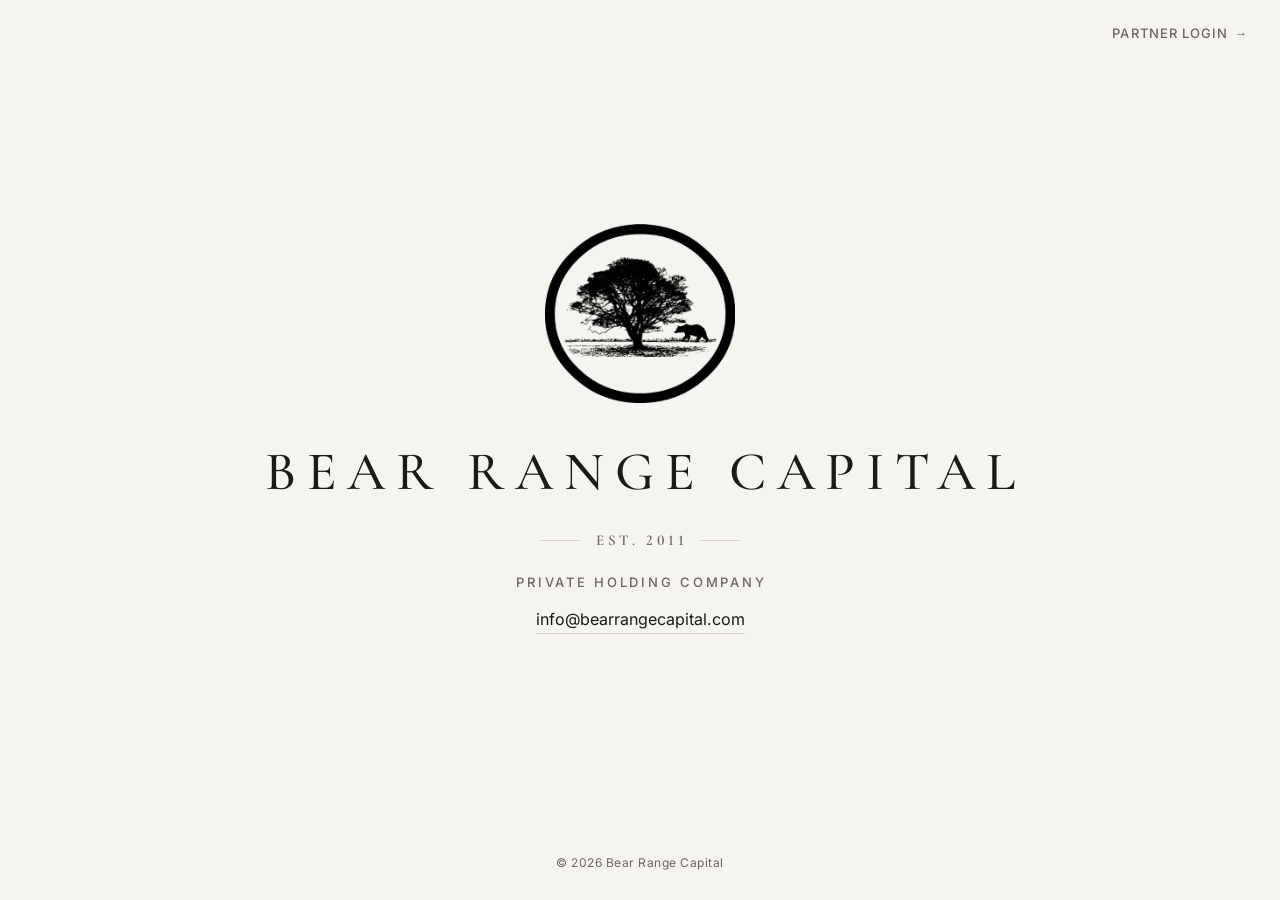
<file: index.html>
<!DOCTYPE html>
<html lang="en">
<head>
  <meta charset="utf-8">
  <meta name="viewport" content="width=device-width, initial-scale=1, viewport-fit=cover">
  <title>Bear Range Capital</title>
  <meta name="description" content="Bear Range Capital is a private holding company.">
  <meta name="theme-color" content="#f6f4ef">
  <link rel="canonical" href="https://bearrangecapital.com/">

  <link rel="icon" href="/images/favicon.ico" sizes="any">
  <link rel="icon" href="/images/favicon-32.png" type="image/png" sizes="32x32">
  <link rel="apple-touch-icon" href="/images/apple-touch-icon.png">

  <meta property="og:type" content="website">
  <meta property="og:site_name" content="Bear Range Capital">
  <meta property="og:title" content="Bear Range Capital">
  <meta property="og:description" content="Private holding company.">
  <meta property="og:url" content="https://bearrangecapital.com/">
  <meta property="og:image" content="https://bearrangecapital.com/images/og.png">
  <meta property="og:image:width" content="1200">
  <meta property="og:image:height" content="630">
  <meta property="og:image:alt" content="Bear Range Capital logo: a tree and a bear inside a circle">
  <meta name="twitter:card" content="summary_large_image">

  <link rel="preload" href="/fonts/cormorant-garamond-latin-500-normal.woff2" as="font" type="font/woff2" crossorigin>
  <link rel="stylesheet" href="/styles.css">
</head>
<body>
  <header class="topbar">
    <a href="/partners">Partner login<span class="arrow" aria-hidden="true">&rarr;</span></a>
  </header>

  <main class="hero">
    <img class="logo" src="/images/logo.png" width="434" height="410" alt="Bear Range Capital logo: a tree and a bear inside a circle">
    <h1 class="wordmark">Bear Range Capital</h1>
    <p class="established"><span>Est. 2011</span></p>
    <p class="tagline">Private holding company</p>
    <a class="email" data-email>info [at] bearrangecapital [dot] com</a>
  </main>

  <footer class="footer">&copy; <span data-year>2026</span> Bear Range Capital</footer>

  <script src="/site.js"></script>
</body>
</html>
</file>
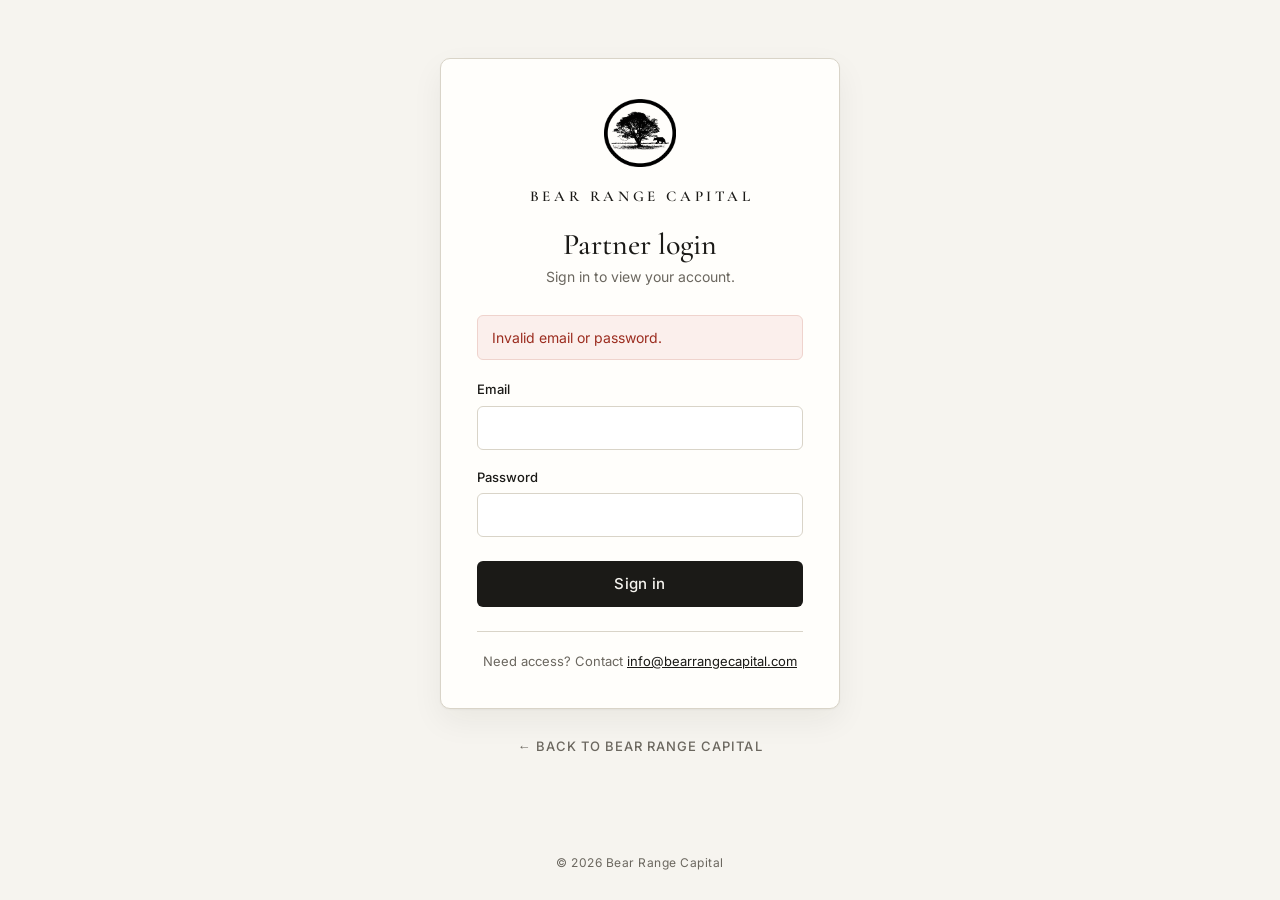
<file: invalid.html>
<!DOCTYPE html>
<html lang="en">
<head>
  <meta charset="utf-8">
  <meta name="viewport" content="width=device-width, initial-scale=1, viewport-fit=cover">
  <title>Partner login · Bear Range Capital</title>
  <meta name="robots" content="noindex">
  <meta name="theme-color" content="#f6f4ef">

  <link rel="icon" href="/images/favicon.ico" sizes="any">
  <link rel="icon" href="/images/favicon-32.png" type="image/png" sizes="32x32">
  <link rel="apple-touch-icon" href="/images/apple-touch-icon.png">

  <meta property="og:title" content="Partner login · Bear Range Capital">
  <meta property="og:image" content="https://bearrangecapital.com/images/og.png">

  <link rel="preload" href="/fonts/cormorant-garamond-latin-500-normal.woff2" as="font" type="font/woff2" crossorigin>
  <link rel="stylesheet" href="/styles.css">
</head>
<body>
  <main class="portal">
    <div class="card">
      <div class="card-head">
        <a href="/" aria-label="Bear Range Capital home">
          <img class="logo" src="/images/logo.png" width="434" height="410" alt="">
          <p class="name">Bear Range Capital</p>
        </a>
        <h1>Partner login</h1>
        <p class="subtitle">Sign in to view your account.</p>
      </div>

      <!--
        This sign-in is a placeholder: nothing is checked or sent anywhere.
        The fields have no "name", so even without JavaScript the browser
        submits nothing and simply opens the "invalid" page.
      -->
      <form id="login" action="/invalid" method="get" novalidate>
        <p class="alert" id="login-error" role="alert">Invalid email or password.</p>

        <div class="field">
          <label for="email">Email</label>
          <input id="email" type="email" inputmode="email" autocomplete="off" autocapitalize="none" spellcheck="false" required>
        </div>

        <div class="field">
          <label for="password">Password</label>
          <input id="password" type="password" autocomplete="off" required>
        </div>

        <button class="button" type="submit">Sign in</button>
      </form>

      <p class="help">Need access? Contact <a data-email>info [at] bearrangecapital [dot] com</a></p>
    </div>

    <a class="back-link" href="/">&larr; Back to Bear Range Capital</a>
  </main>

  <footer class="footer">&copy; <span data-year>2026</span> Bear Range Capital</footer>

  <script src="/site.js"></script>
  <script>
    (function () {
      var form = document.getElementById('login');
      var email = document.getElementById('email');
      var password = document.getElementById('password');
      var error = document.getElementById('login-error');
      var button = form.querySelector('button');

      form.addEventListener('submit', function (event) {
        event.preventDefault();
        error.hidden = true;

        if (!email.value.trim() || !password.value) {
          error.textContent = 'Enter your email and password.';
          error.hidden = false;
          (email.value.trim() ? password : email).focus();
          return;
        }

        button.disabled = true;
        button.textContent = 'Signing in…';

        setTimeout(function () {
          button.disabled = false;
          button.textContent = 'Sign in';
          error.textContent = 'Invalid email or password.';
          error.hidden = false;
          password.value = '';
          password.focus();
        }, 900);
      });
    })();
  </script>
</body>
</html>
</file>
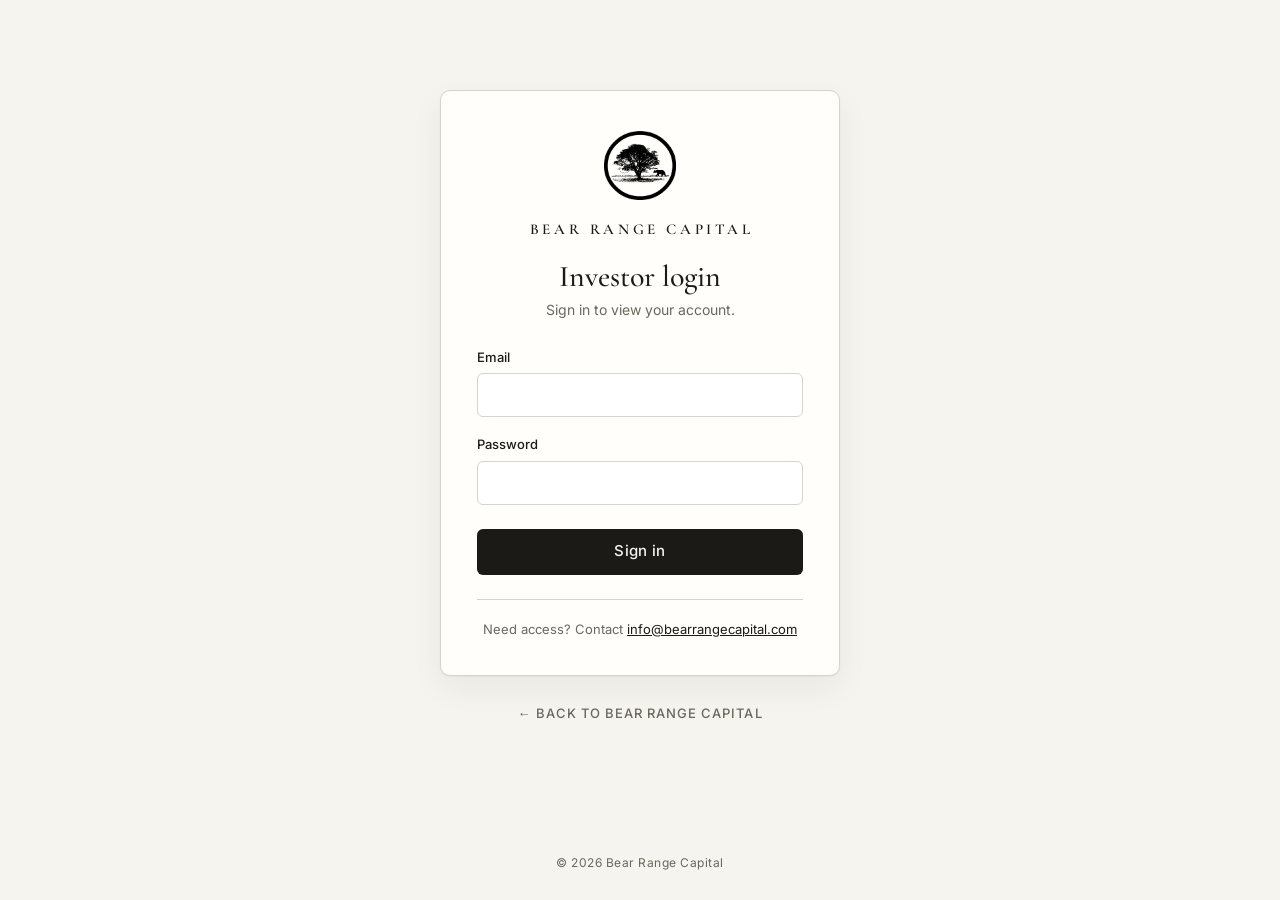
<file: investors.html>
<!DOCTYPE html>
<html lang="en">
<head>
  <meta charset="utf-8">
  <meta name="viewport" content="width=device-width, initial-scale=1, viewport-fit=cover">
  <title>Investor login · Bear Range Capital</title>
  <meta name="robots" content="noindex">
  <meta name="theme-color" content="#f6f4ef">

  <link rel="icon" href="/images/favicon.ico" sizes="any">
  <link rel="icon" href="/images/favicon-32.png" type="image/png" sizes="32x32">
  <link rel="apple-touch-icon" href="/images/apple-touch-icon.png">

  <meta property="og:title" content="Investor login · Bear Range Capital">
  <meta property="og:image" content="https://bearrangecapital.com/images/og.png">

  <link rel="preload" href="/fonts/cormorant-garamond-latin-500-normal.woff2" as="font" type="font/woff2" crossorigin>
  <link rel="stylesheet" href="/styles.css">
</head>
<body>
  <main class="portal">
    <div class="card">
      <div class="card-head">
        <a href="/" aria-label="Bear Range Capital home">
          <img class="logo" src="/images/logo.png" width="434" height="410" alt="">
          <p class="name">Bear Range Capital</p>
        </a>
        <h1>Investor login</h1>
        <p class="subtitle">Sign in to view your account.</p>
      </div>

      <!--
        This sign-in is a placeholder: nothing is checked or sent anywhere.
        The fields have no "name", so even without JavaScript the browser
        submits nothing and simply opens the "invalid" page.
      -->
      <form id="login" action="/invalid" method="get" novalidate>
        <p class="alert" id="login-error" role="alert" hidden>Invalid email or password.</p>

        <div class="field">
          <label for="email">Email</label>
          <input id="email" type="email" inputmode="email" autocomplete="off" autocapitalize="none" spellcheck="false" required>
        </div>

        <div class="field">
          <label for="password">Password</label>
          <input id="password" type="password" autocomplete="off" required>
        </div>

        <button class="button" type="submit">Sign in</button>
      </form>

      <p class="help">Need access? Contact <a href="mailto:info@bearrangecapital.com">info@bearrangecapital.com</a></p>
    </div>

    <a class="back-link" href="/">&larr; Back to Bear Range Capital</a>
  </main>

  <footer class="footer">&copy; <span data-year>2026</span> Bear Range Capital</footer>

  <script>
    document.querySelectorAll('[data-year]').forEach(function (el) { el.textContent = new Date().getFullYear(); });

    (function () {
      var form = document.getElementById('login');
      var email = document.getElementById('email');
      var password = document.getElementById('password');
      var error = document.getElementById('login-error');
      var button = form.querySelector('button');

      form.addEventListener('submit', function (event) {
        event.preventDefault();
        error.hidden = true;

        if (!email.value.trim() || !password.value) {
          error.textContent = 'Enter your email and password.';
          error.hidden = false;
          (email.value.trim() ? password : email).focus();
          return;
        }

        button.disabled = true;
        button.textContent = 'Signing in…';

        setTimeout(function () {
          button.disabled = false;
          button.textContent = 'Sign in';
          error.textContent = 'Invalid email or password.';
          error.hidden = false;
          password.value = '';
          password.focus();
        }, 900);
      });
    })();
  </script>
</body>
</html>
</file>
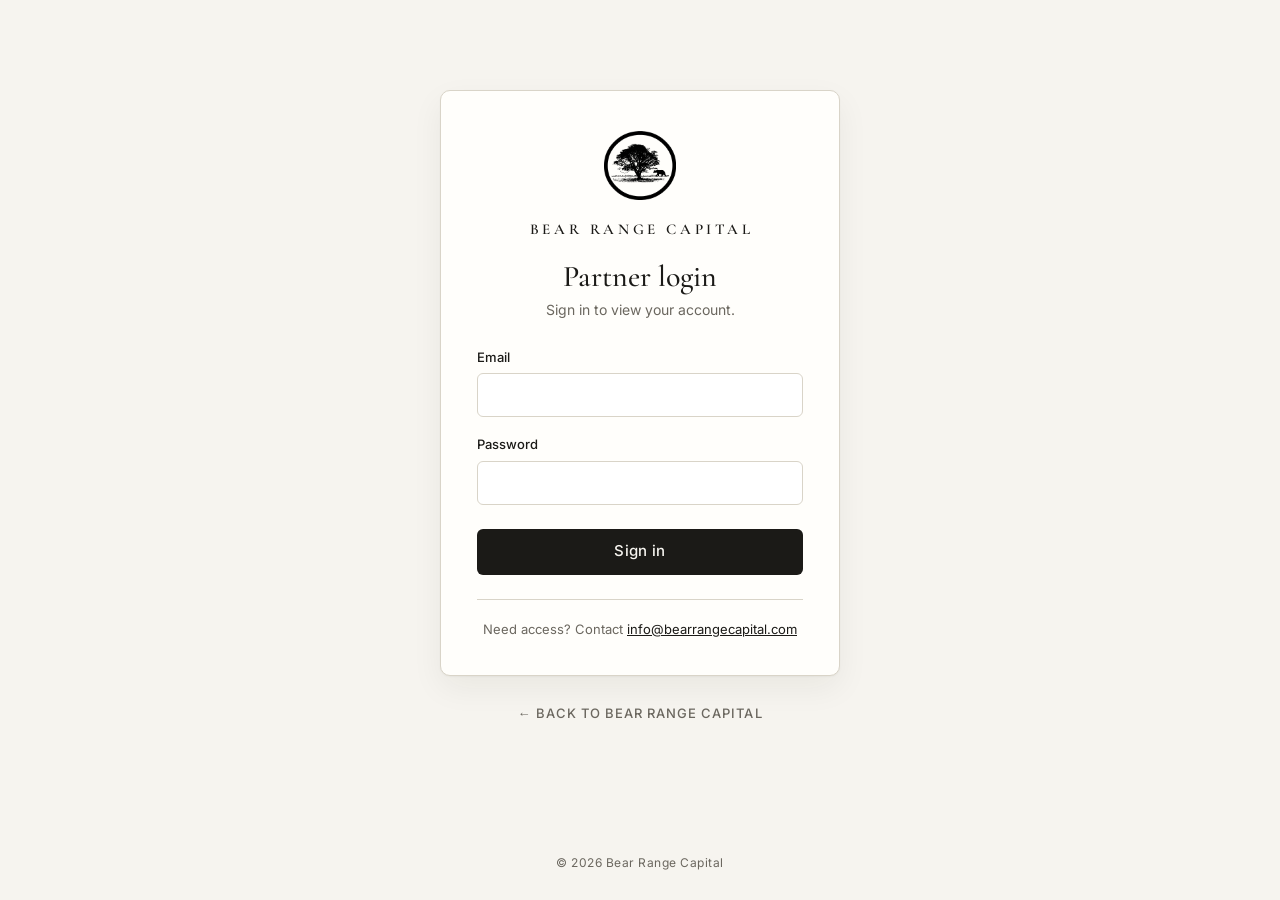
<file: partners.html>
<!DOCTYPE html>
<html lang="en">
<head>
  <meta charset="utf-8">
  <meta name="viewport" content="width=device-width, initial-scale=1, viewport-fit=cover">
  <title>Partner login · Bear Range Capital</title>
  <meta name="robots" content="noindex">
  <meta name="theme-color" content="#f6f4ef">

  <link rel="icon" href="/images/favicon.ico" sizes="any">
  <link rel="icon" href="/images/favicon-32.png" type="image/png" sizes="32x32">
  <link rel="apple-touch-icon" href="/images/apple-touch-icon.png">

  <meta property="og:title" content="Partner login · Bear Range Capital">
  <meta property="og:image" content="https://bearrangecapital.com/images/og.png">

  <link rel="preload" href="/fonts/cormorant-garamond-latin-500-normal.woff2" as="font" type="font/woff2" crossorigin>
  <link rel="stylesheet" href="/styles.css">
</head>
<body>
  <main class="portal">
    <div class="card">
      <div class="card-head">
        <a href="/" aria-label="Bear Range Capital home">
          <img class="logo" src="/images/logo.png" width="434" height="410" alt="">
          <p class="name">Bear Range Capital</p>
        </a>
        <h1>Partner login</h1>
        <p class="subtitle">Sign in to view your account.</p>
      </div>

      <!--
        This sign-in is a placeholder: nothing is checked or sent anywhere.
        The fields have no "name", so even without JavaScript the browser
        submits nothing and simply opens the "invalid" page.
      -->
      <form id="login" action="/invalid" method="get" novalidate>
        <p class="alert" id="login-error" role="alert" hidden>Invalid email or password.</p>

        <div class="field">
          <label for="email">Email</label>
          <input id="email" type="email" inputmode="email" autocomplete="off" autocapitalize="none" spellcheck="false" required>
        </div>

        <div class="field">
          <label for="password">Password</label>
          <input id="password" type="password" autocomplete="off" required>
        </div>

        <button class="button" type="submit">Sign in</button>
      </form>

      <p class="help">Need access? Contact <a data-email>info [at] bearrangecapital [dot] com</a></p>
    </div>

    <a class="back-link" href="/">&larr; Back to Bear Range Capital</a>
  </main>

  <footer class="footer">&copy; <span data-year>2026</span> Bear Range Capital</footer>

  <script src="/site.js"></script>
  <script>
    (function () {
      var form = document.getElementById('login');
      var email = document.getElementById('email');
      var password = document.getElementById('password');
      var error = document.getElementById('login-error');
      var button = form.querySelector('button');

      form.addEventListener('submit', function (event) {
        event.preventDefault();
        error.hidden = true;

        if (!email.value.trim() || !password.value) {
          error.textContent = 'Enter your email and password.';
          error.hidden = false;
          (email.value.trim() ? password : email).focus();
          return;
        }

        button.disabled = true;
        button.textContent = 'Signing in…';

        setTimeout(function () {
          button.disabled = false;
          button.textContent = 'Sign in';
          error.textContent = 'Invalid email or password.';
          error.hidden = false;
          password.value = '';
          password.focus();
        }, 900);
      });
    })();
  </script>
</body>
</html>
</file>
<file: styles.css>
/* Bear Range Capital — shared styles */

@font-face {
  font-family: "Cormorant Garamond";
  src: url("/fonts/cormorant-garamond-latin-500-normal.woff2") format("woff2");
  font-weight: 500;
  font-style: normal;
  font-display: swap;
}
@font-face {
  font-family: "Cormorant Garamond";
  src: url("/fonts/cormorant-garamond-latin-600-normal.woff2") format("woff2");
  font-weight: 600;
  font-style: normal;
  font-display: swap;
}
@font-face {
  font-family: "Inter";
  src: url("/fonts/inter-latin-400-normal.woff2") format("woff2");
  font-weight: 400;
  font-style: normal;
  font-display: swap;
}
@font-face {
  font-family: "Inter";
  src: url("/fonts/inter-latin-500-normal.woff2") format("woff2");
  font-weight: 500;
  font-style: normal;
  font-display: swap;
}

:root {
  --paper: #f6f4ef;
  --card: #fffefb;
  --ink: #1b1a17;
  --muted: #6b675f;
  --rule: #d9d4c8;
  --error: #9b2c1f;
  --error-bg: #fbefec;
  --serif: "Cormorant Garamond", "Iowan Old Style", "Palatino Linotype", Georgia, serif;
  --sans: "Inter", -apple-system, BlinkMacSystemFont, "Segoe UI", Helvetica, Arial, sans-serif;
  color-scheme: light;
}

*,
*::before,
*::after {
  box-sizing: border-box;
}

html {
  -webkit-text-size-adjust: 100%;
}

body {
  margin: 0;
  min-height: 100vh;
  min-height: 100dvh;
  display: flex;
  flex-direction: column;
  background: var(--paper);
  color: var(--ink);
  font-family: var(--sans);
  font-size: 16px;
  line-height: 1.5;
  -webkit-font-smoothing: antialiased;
}

a {
  color: inherit;
}

img {
  display: block;
  max-width: 100%;
  height: auto;
}

:focus-visible {
  outline: 2px solid var(--ink);
  outline-offset: 3px;
  border-radius: 2px;
}

/* ---------- Top bar and footer ---------- */

.topbar {
  display: flex;
  justify-content: flex-end;
  padding: 24px 32px;
}

.topbar a,
.back-link {
  font-size: 13px;
  font-weight: 500;
  letter-spacing: 0.08em;
  text-transform: uppercase;
  text-decoration: none;
  color: var(--muted);
  transition: color 0.15s ease;
}

.topbar a:hover,
.back-link:hover {
  color: var(--ink);
}

.topbar a .arrow {
  display: inline-block;
  margin-left: 6px;
  transition: transform 0.15s ease;
}

.topbar a:hover .arrow {
  transform: translateX(3px);
}

.footer {
  padding: 24px 32px 28px;
  text-align: center;
  font-size: 12px;
  letter-spacing: 0.04em;
  color: var(--muted);
}

/* ---------- Homepage ---------- */

.hero {
  flex: 1;
  display: flex;
  flex-direction: column;
  align-items: center;
  justify-content: center;
  padding: 8px 24px 48px;
  text-align: center;
  animation: rise 0.8s ease-out both;
}

.hero .logo {
  width: clamp(140px, 36vw, 190px);
  margin-bottom: 40px;
}

.wordmark {
  margin: 0;
  font-family: var(--serif);
  font-weight: 500;
  font-size: clamp(2rem, 6.2vw, 3.4rem);
  line-height: 1.1;
  letter-spacing: 0.2em;
  text-transform: uppercase;
  /* letter-spacing adds space after the last letter; pull it back so the name stays centred */
  margin-right: -0.2em;
}

.rule {
  width: 56px;
  height: 1px;
  margin: 28px auto;
  border: 0;
  background: var(--rule);
}

.established {
  display: flex;
  align-items: center;
  justify-content: center;
  gap: 16px;
  margin: 26px 0 22px;
  font-family: var(--serif);
  font-weight: 600;
  font-size: 15px;
  letter-spacing: 0.24em;
  text-transform: uppercase;
  color: var(--muted);
  font-variant-numeric: lining-nums;
  font-feature-settings: "lnum" 1;
}

.established::before,
.established::after {
  content: "";
  width: 40px;
  height: 1px;
  background: var(--rule);
}

/* letter-spacing leaves space after the last letter; trim it so the lines sit evenly */
.established span {
  margin-right: -0.24em;
}

.tagline {
  margin: 0 0 14px;
  font-size: 13px;
  font-weight: 500;
  letter-spacing: 0.22em;
  text-transform: uppercase;
  color: var(--muted);
  margin-right: -0.22em;
}

.email {
  font-size: 16px;
  text-decoration: none;
  border-bottom: 1px solid var(--rule);
  padding-bottom: 2px;
  transition: border-color 0.15s ease;
}

.email:hover {
  border-bottom-color: var(--ink);
}

/* ---------- Investor login ---------- */

.portal {
  flex: 1;
  display: flex;
  flex-direction: column;
  align-items: center;
  justify-content: center;
  padding: 24px 16px 40px;
  animation: rise 0.6s ease-out both;
}

.card {
  width: 100%;
  max-width: 400px;
  padding: 40px 36px 36px;
  background: var(--card);
  border: 1px solid var(--rule);
  border-radius: 10px;
  box-shadow: 0 1px 2px rgba(27, 26, 23, 0.04), 0 12px 32px rgba(27, 26, 23, 0.06);
}

.card-head {
  text-align: center;
  margin-bottom: 28px;
}

.card-head a {
  display: inline-block;
  text-decoration: none;
}

.card-head .logo {
  width: 72px;
  margin: 0 auto 18px;
}

.card-head .name {
  margin: 0;
  font-family: var(--serif);
  font-weight: 600;
  font-size: 15px;
  letter-spacing: 0.24em;
  text-transform: uppercase;
  margin-right: -0.24em;
}

.card h1 {
  margin: 20px 0 4px;
  font-family: var(--serif);
  font-weight: 500;
  font-size: 30px;
  line-height: 1.15;
}

.card .subtitle {
  margin: 0;
  font-size: 14px;
  color: var(--muted);
}

.field {
  margin-bottom: 18px;
}

.field label {
  display: block;
  margin-bottom: 6px;
  font-size: 13px;
  font-weight: 500;
}

.field input {
  width: 100%;
  height: 44px;
  padding: 0 12px;
  font: inherit;
  font-size: 16px; /* keeps phones from zooming in */
  color: var(--ink);
  background: #fff;
  border: 1px solid var(--rule);
  border-radius: 6px;
  transition: border-color 0.15s ease, box-shadow 0.15s ease;
}

.field input:focus {
  outline: none;
  border-color: var(--ink);
  box-shadow: 0 0 0 3px rgba(27, 26, 23, 0.08);
}

.button {
  width: 100%;
  height: 46px;
  margin-top: 6px;
  font: inherit;
  font-size: 15px;
  font-weight: 500;
  letter-spacing: 0.02em;
  color: var(--paper);
  background: var(--ink);
  border: 0;
  border-radius: 6px;
  cursor: pointer;
  transition: opacity 0.15s ease;
}

.button:hover {
  opacity: 0.88;
}

.button[disabled] {
  opacity: 0.6;
  cursor: progress;
}

.alert {
  margin: 0 0 20px;
  padding: 11px 14px;
  font-size: 14px;
  color: var(--error);
  background: var(--error-bg);
  border: 1px solid #efd3cd;
  border-radius: 6px;
}

.alert[hidden] {
  display: none;
}

.help {
  margin: 24px 0 0;
  padding-top: 20px;
  border-top: 1px solid var(--rule);
  text-align: center;
  font-size: 13px;
  color: var(--muted);
}

.help a {
  color: var(--ink);
}

.back-link {
  margin-top: 28px;
}

/* ---------- Not found ---------- */

.notfound {
  flex: 1;
  display: flex;
  flex-direction: column;
  align-items: center;
  justify-content: center;
  padding: 24px;
  text-align: center;
}

.notfound .logo {
  width: 96px;
  margin-bottom: 28px;
}

.notfound h1 {
  margin: 0 0 8px;
  font-family: var(--serif);
  font-weight: 500;
  font-size: 34px;
}

.notfound p {
  margin: 0 0 28px;
  color: var(--muted);
}

/* ---------- Motion ---------- */

@keyframes rise {
  from {
    opacity: 0;
    transform: translateY(8px);
  }
  to {
    opacity: 1;
    transform: none;
  }
}

@media (prefers-reduced-motion: reduce) {
  *,
  *::before,
  *::after {
    animation: none !important;
    transition: none !important;
  }
}

@media (max-width: 480px) {
  .topbar {
    padding: 18px 20px;
  }
  .card {
    padding: 32px 22px 28px;
  }
}
</file>
